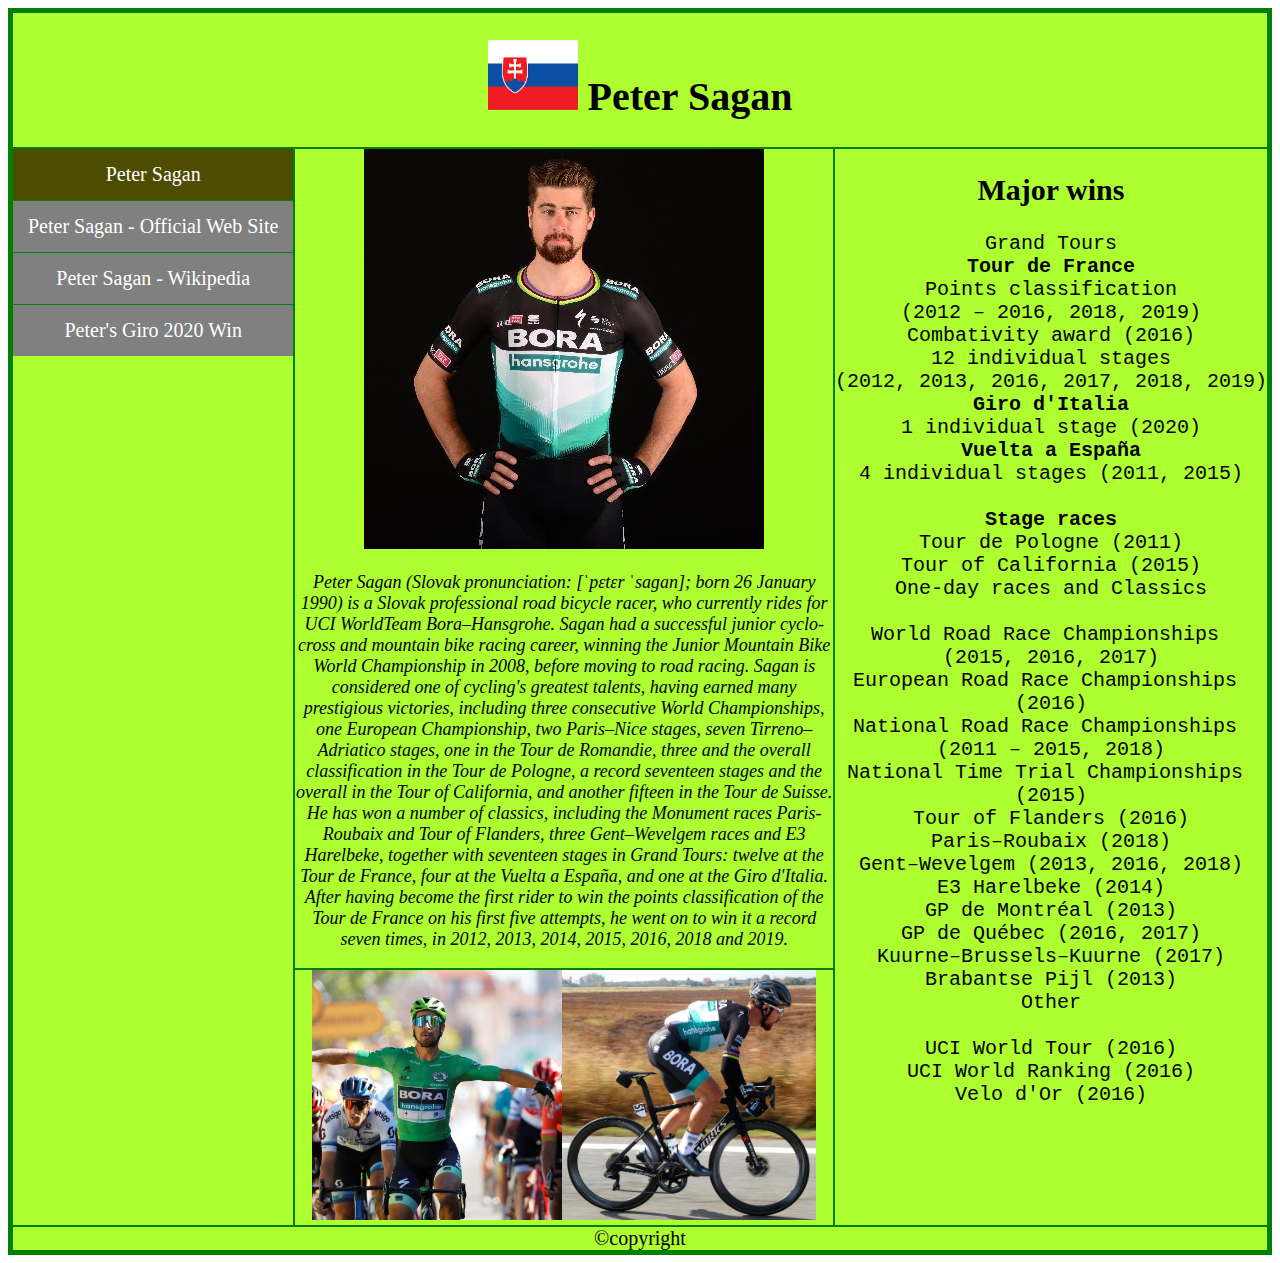
<file: index.html>
<!DOCTYPE html>
<html lang= en>
<head>
    <meta charset = "UTF-8">
    <title>Peter Sagan</title>
    <link rel="stylesheet" type="text/css" href="styles/gridstyle.css">
</head>
<body>
    <div class="grid-container">
        <div class="item1">
            <h1><a href="https://en.wikipedia.org/wiki/Slovakia"><img src="images/slovakian_flag.png" width="90px" height="70px"></a> Peter Sagan</h1>
        </div>
        
        <div class="item2">
            <ul>
                <li><a class="active">Peter Sagan</a></li>
                <li><a href="https://www.petersagan.com/">Peter Sagan - Official Web Site</a></li>
                <li><a href="https://en.wikipedia.org/wiki/Peter_Sagan">Peter Sagan - Wikipedia</a></li>
                <li><a href="page1.html">Peter's Giro 2020 Win</a></li>
            </ul>
        </div>
        <div class="item3"><img src="images/peter_sagan_main_photo.jpg"><p>Peter Sagan (Slovak pronunciation: [ˈpɛtɛr ˈsaɡan]; born 26 January 1990) is a Slovak professional road bicycle racer, who currently rides for UCI WorldTeam Bora–Hansgrohe. Sagan had a successful junior cyclo-cross and mountain bike racing career, winning the Junior Mountain Bike World Championship in 2008, before moving to road racing. Sagan is considered one of cycling's greatest talents, having earned many prestigious victories, including three consecutive World Championships, one European Championship, two Paris–Nice stages, seven Tirreno–Adriatico stages, one in the Tour de Romandie, three and the overall classification in the Tour de Pologne, a record seventeen stages and the overall in the Tour of California, and another fifteen in the Tour de Suisse. He has won a number of classics, including the Monument races Paris-Roubaix and Tour of Flanders, three Gent–Wevelgem races and E3 Harelbeke, together with seventeen stages in Grand Tours: twelve at the Tour de France, four at the Vuelta a España, and one at the Giro d'Italia. After having become the first rider to win the points classification of the Tour de France on his first five attempts, he went on to win it a record seven times, in 2012, 2013, 2014, 2015, 2016, 2018 and 2019.</p></div>
        <div class="item4"><h2>Major wins</h2><pre>Grand Tours
<b>Tour de France</b>
Points classification
(2012 – 2016, 2018, 2019)
Combativity award (2016)
12 individual stages
(2012, 2013, 2016, 2017, 2018, 2019)
<b>Giro d'Italia</b>
1 individual stage (2020)
<b>Vuelta a España</b>
4 individual stages (2011, 2015)

<b>Stage races</b>
Tour de Pologne (2011)
Tour of California (2015)
One-day races and Classics

World Road Race Championships 
(2015, 2016, 2017)
European Road Race Championships 
(2016)
National Road Race Championships 
(2011 – 2015, 2018)
National Time Trial Championships 
(2015)
Tour of Flanders (2016)
Paris–Roubaix (2018)
Gent–Wevelgem (2013, 2016, 2018)
E3 Harelbeke (2014)
GP de Montréal (2013)
GP de Québec (2016, 2017)
Kuurne–Brussels–Kuurne (2017)
Brabantse Pijl (2013)
Other

UCI World Tour (2016)
UCI World Ranking (2016)
Velo d'Or (2016)</pre></div>
        <div class="item6"><img src="images/peter_sagan_finish.jpg" width="auto" height=250px><img src="images/peter_sagan_1.jpg" width="auto" height="250px"></div>
        <div class="item5">&#169;copyright</div>
    </div>
</body>
</html>
</file>
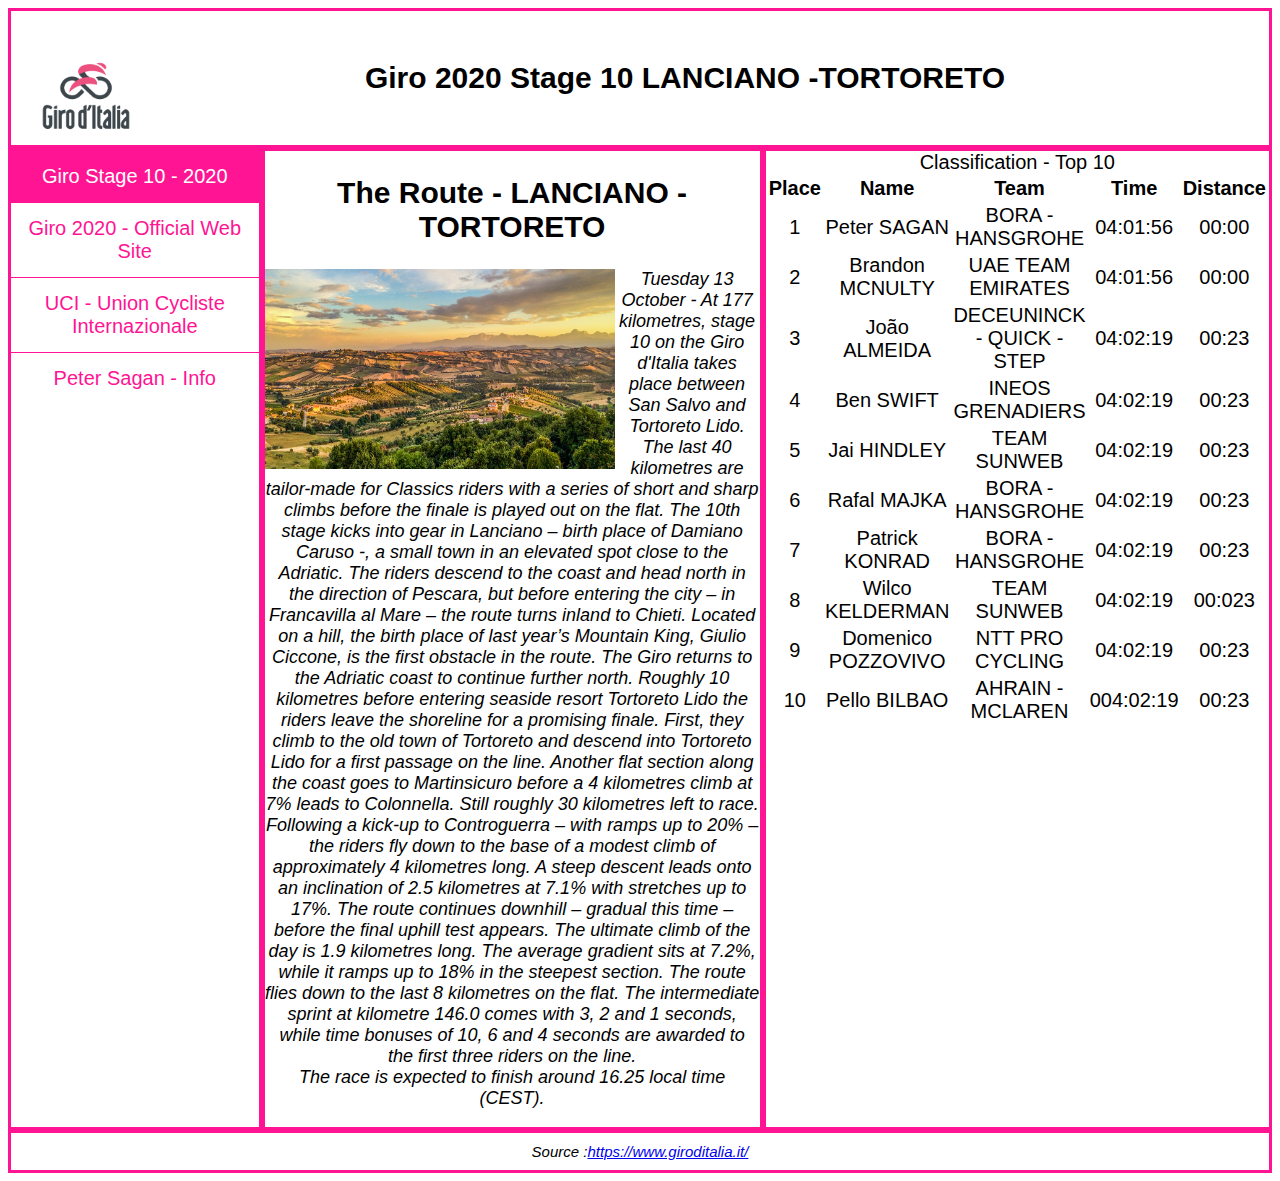
<file: page1.html>
<!DOCTYPE html>
<html lang= en>
<head>
    <meta charset = "UTF-8">
    <meta name="viewport" content="width=device-width, initial-scale=1">
    <title>Giro 2020 Stage 10</title>
    <link rel="stylesheet" type="text/css" href="styles/flexstyle.css">
</head>
<body>
        <div class="header">
            <h1><a href="https://www.giroditalia.it/en/"><img src="images/giro_logo.png" width="90px" height="70px"  alt="giro logo"></a>Giro 2020 Stage 10 LANCIANO -TORTORETO</h1>
        </div>
        <div class="flex-grid">
        <div class="side">
            <ul>
                <li><a class="active">Giro Stage 10 - 2020</a></li>
                <li><a href="https://www.giroditalia.it/en/">Giro 2020 - Official Web Site</a></li>
                <li><a href="https://www.uci.org/">UCI - Union Cycliste Internazionale</a></li>
                <li><a href="index.html">Peter Sagan - Info</a></li>
            </ul>
        </div>
            
        <div class="main"><h2>The Route - LANCIANO -TORTORETO</h2><p><img src="images/Cover_Stage_10_Tortoreto.jpg" width="350px" height="200px">Tuesday 13 October - At 177 kilometres, stage 10 on the Giro d'Italia takes place between San Salvo and Tortoreto Lido. The last 40 kilometres are tailor-made for Classics riders with a series of short and sharp climbs before the finale is played out on the flat. The 10th stage kicks into gear in Lanciano – birth place of Damiano Caruso -, a small town in an elevated spot close to the Adriatic. The riders descend to the coast and head north in the direction of Pescara, but before entering the city – in Francavilla al Mare – the route turns inland to Chieti. Located on a hill, the birth place of last year’s Mountain King, Giulio Ciccone, is the first obstacle in the route. The Giro returns to the Adriatic coast to continue further north. Roughly 10 kilometres before entering seaside resort Tortoreto Lido the riders leave the shoreline for a promising finale. First, they climb to the old town of Tortoreto and descend into Tortoreto Lido for a first passage on the line. Another flat section along the coast goes to Martinsicuro before a 4 kilometres climb at 7% leads to Colonnella. Still roughly 30 kilometres left to race. Following a kick-up to Controguerra – with ramps up to 20% – the riders fly down to the base of a modest climb of approximately 4 kilometres long. A steep descent leads onto an inclination of 2.5 kilometres at 7.1% with stretches up to 17%. The route continues downhill – gradual this time – before the final uphill test appears. The ultimate climb of the day is 1.9 kilometres long. The average gradient sits at 7.2%, while it ramps up to 18% in the steepest section. The route flies down to the last 8 kilometres on the flat. The intermediate sprint at kilometre 146.0 comes with 3, 2 and 1 seconds, while time bonuses of 10, 6 and 4 seconds are awarded to the first three riders on the line. <br>The race is expected to finish around 16.25 local time (CEST).</p></div>
        <div class="side">
            <table>
            <caption>Classification - Top 10</caption>
            <tr><th>Place</th><th>Name</th><th>Team</th><th>Time</th><th>Distance</th></tr>
                <tr><td>1</td><td>Peter SAGAN</td><td>BORA - HANSGROHE</td><td>04:01:56</td><td>00:00</td></tr>
                <tr><td>2</td><td>Brandon MCNULTY</td><td>UAE TEAM EMIRATES</td><td>04:01:56</td><td>00:00</td></tr>
                <tr><td>3</td><td>João ALMEIDA</td><td>DECEUNINCK - QUICK - STEP</td><td>04:02:19</td><td>00:23</td></tr>
                <tr><td>4</td><td>Ben SWIFT</td><td>INEOS GRENADIERS</td><td>04:02:19</td><td>00:23</td></tr>
                <tr><td>5</td><td>Jai HINDLEY</td><td>TEAM SUNWEB</td><td>04:02:19</td><td>00:23</td></tr>
                <tr><td>6</td><td>Rafal MAJKA</td><td>BORA - HANSGROHE</td><td>04:02:19</td><td>00:23</td></tr>
                <tr><td>7</td><td>Patrick KONRAD</td><td>BORA - HANSGROHE</td><td>04:02:19</td><td>00:23</td></tr>
                <tr><td>8</td><td>Wilco KELDERMAN</td><td>TEAM SUNWEB</td><td>04:02:19</td><td>00:023</td></tr>
                <tr><td>9</td><td>Domenico POZZOVIVO</td><td>NTT PRO CYCLING</td><td>04:02:19</td><td>00:23</td></tr>
                <tr><td>10</td><td>Pello BILBAO</td><td>AHRAIN - MCLAREN</td><td>004:02:19</td><td>00:23</td></tr>
            </table>
     </div>
            </div>
        <div class="footer"><cite>Source :<a href="https://www.giroditalia.it/">https://www.giroditalia.it/</a></cite></div>
    
    
</body>
</html>
</file>
<file: styles/gridstyle.css>
.item1{grid-area: header;}
        .item2{grid-area: menu; min-width:250px;}
        .item3{grid-area: main;}
        .item4{grid-area: right;}
        .item5{grid-area: footer;}
        .item6{grid-area: main2;}
        .grid-container{
            display: grid;
            grid-template-areas: 
                'header header header header header header header header'
                'menu menu main main main main right right'
                'menu menu main main main main right right'
                'menu menu main2 main2 main2 main2 right right'
                'menu menu main2 main2 main2 main2 right right'
                'footer footer footer footer footer footer footer footer';
            grid-gap: 2px;
            background-color: green;
            padding: 5px;
        }
        ul{
            list-style-type: none;
            margin:0px;
            padding-left: 0px;
            width: auto;
            background-color: grey;
            border: 2ox solid green;
        }
        li a {
            display: block;
            color: white;
            padding: 14px 15px;
            text-decoration: none;
        }
        li{
            text-align: center;
            border-bottom: 1px solid green;
        }
        li:last-child{
            border-bottom: none;
        }
        li a.active{
            background-color: #4d4d00;
            color: white;
        }
        li a.hover:not(.active){
            background-color: white;
        }
        img{
            align-items: center;
        }
        p{
            font-size: 18px;
            font-style: italic;
        }
        .grid-container>div{
            background-color: greenyellow;
            text-align: center;
            padding: 0 0;
            font-size: 20px;
        }
         
        @media only screen and (max-width: 600px) {
            .grid-container {
                display: grid;
                grid-template-areas:
                'header header  header'
                'menu menu menu'
                'main main main'
                'right right right'
                'main2 main2 main2'
                'footer footer footer';
                grid-gap: 2px;
                background-color: green;
                padding: 5px;
            }    
            .grid-container > div {
                background-color:greenyellow;
                text-align: center;   
                padding: 0 0;
                font-size: 20px;
            }
</file>
<file: styles/flexstyle.css>
* {
            box-sizing: border-box;
        }
        body{
            font-family: Arial,Helvatica,sans-serif;
        }
        ul{
            list-style-type: none;
            margin:0px;
            padding-left: 0px;
            width: auto;
            background-color: white;
            border: 2ox solid pink;
            color : deeppink;
        }
        li a {
            display: block;
            color: deeppink;
            padding: 14px 15px;
            text-decoration: none;
        }
        li{
            text-align: center;
            border-bottom: 1px solid deeppink;
        }
        li:last-child{
            border-bottom: none;
        }
        li a.active{
            background-color:deeppink;
            color: white;
        }
        li a.hover:not(.active){
            background-color: white;
        }
        img{
           float: left;
        }
        p{
            font-size: 18px;
            font-style: italic;
        }
        .side{
            flex:1;
        }
        .main{
            flex:2;
        }    
        .header{
            background-color: white;
            padding:30px;
            text-align: center;
            font-size: 15px;
            border:3px solid deeppink;
        }
        .footer{
            background-color: white;
            padding:10px;
            text-align: center;
            font-size: 15px;
            border:3px solid deeppink;
        }
        .flex-grid{
            display:flex;
        }
        .flex-grid>div{
            background-color: white;
            text-align: center;
            padding 0 0;
            font-size: 20px;
            min-height: 300px;
            border: 3px solid deeppink;
        }
        @media (max-width:600px){
            .flex-grid{
                -webkit-flex-direction: column;
                flex-direction: column;
            }
            .flex-grid>div{
                min-height: 400px;
                color: black;
            }
        }
</file>
